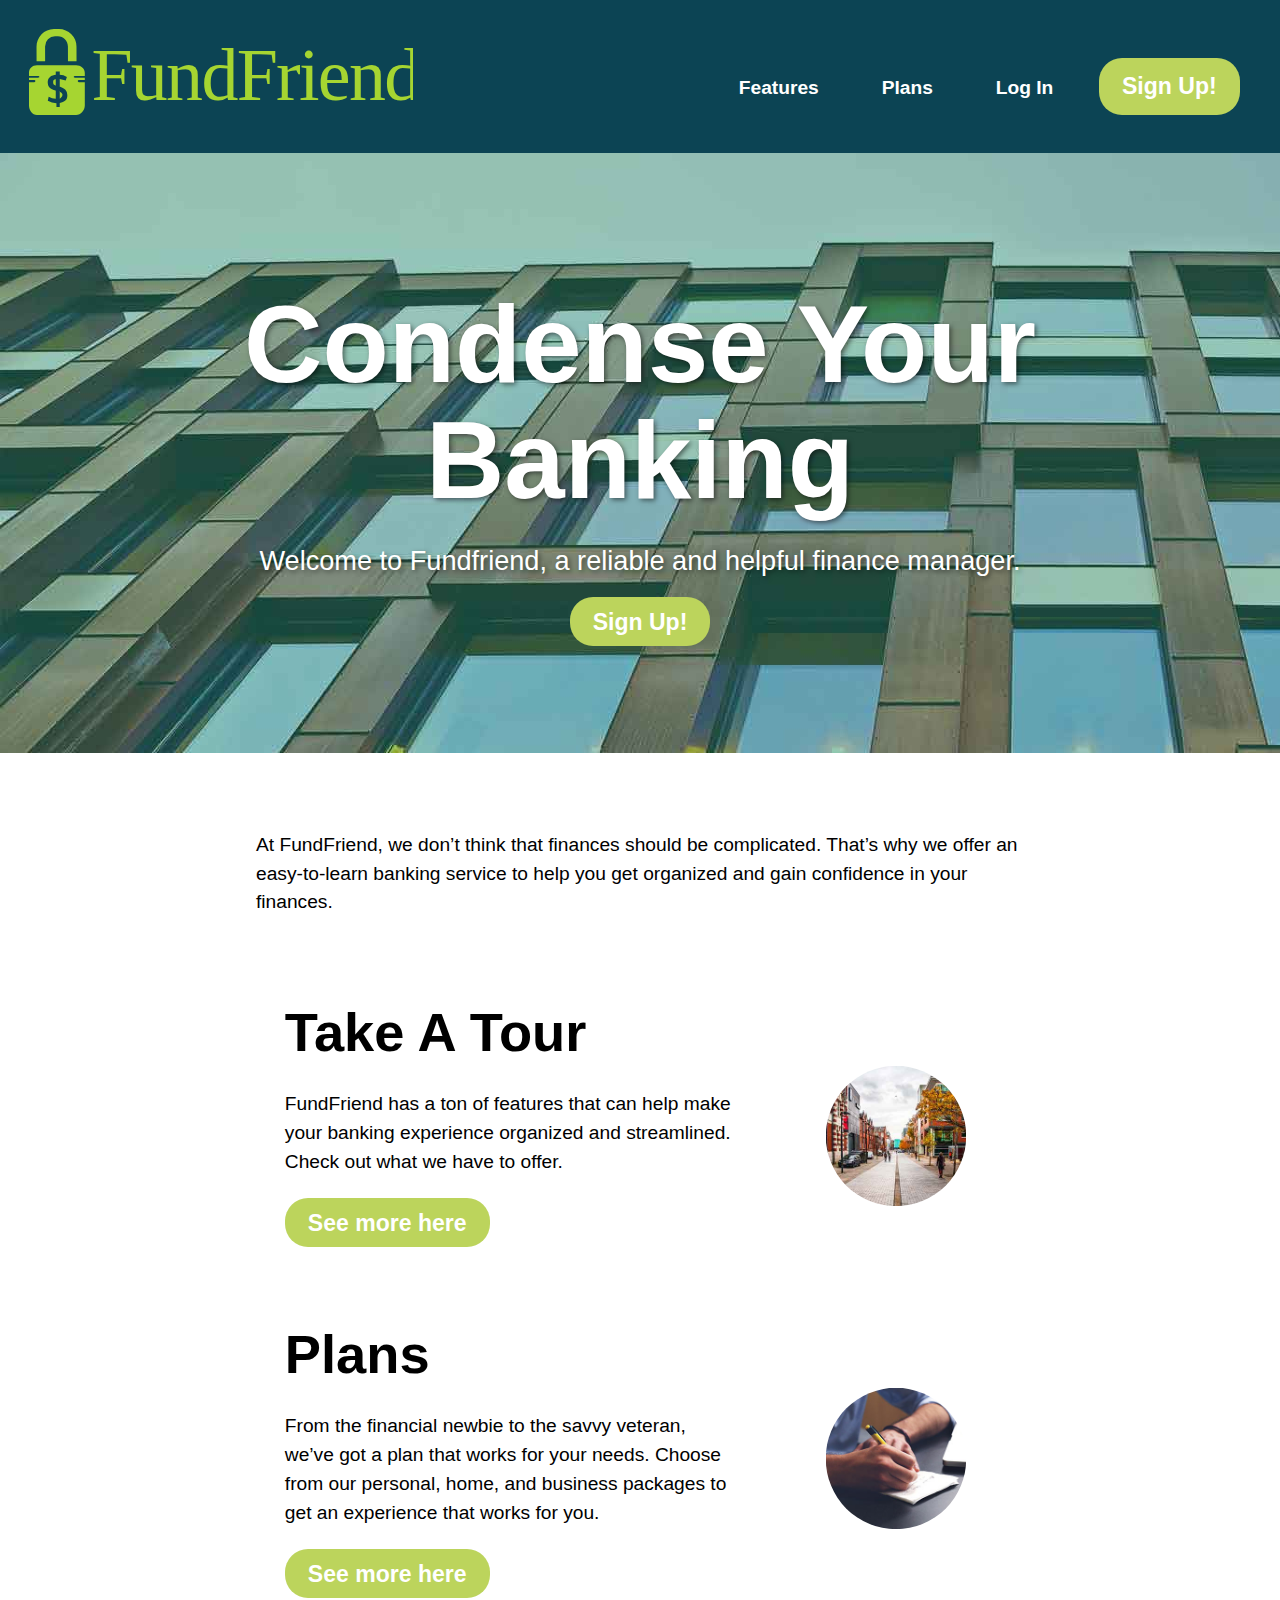
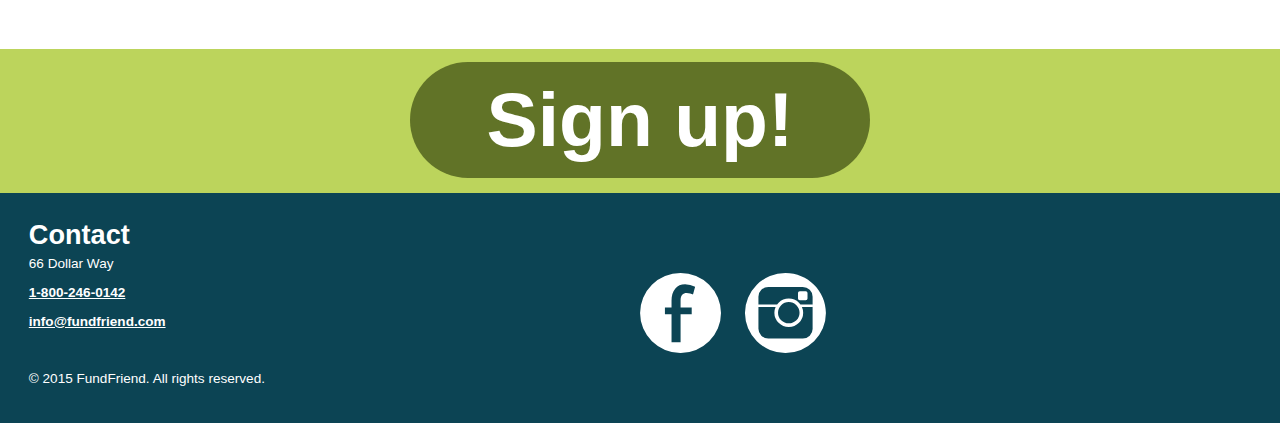
<file: index.html>
<!DOCTYPE html>
<html lang="en-ca">
<head>
  <meta charset="utf-8">
  <title>FundFriend | Home</title>
  <link href="css/main.css" rel="stylesheet">
  <link href="css/modules.css" rel="stylesheet">
  <link href="css/grids.css" rel="stylesheet">
  <link href="css/type.css" rel="stylesheet">
  <link rel="shortcut icon" href="images/favicon.ico">
  <link href="fonts/stylesheet.css" rel='stylesheet'>
  <meta name="viewport" content="width=device-width,initial-scale=1">
  <meta name ="handheldfriendly" content="true">
  <meta name="mobileoptimized" content="240">
</head>

<body>

<ul class="skip-links">
  <li><a href="#main">Jump to main content</a></li>
  <li><a href="#nav">Jump to navigation</a></li>
</ul>


<header class="grid island grid-top" role="banner">
  <div class="unit xs-2-3 s-2-3 m-2-3 l-1-3 xl-1-3">
    <div class="logo">
      <a href="index.html"><img src="images/wordmark.svg" alt="FundFriend."></a>
    </div>
  </div>
  <nav class="unit xs-1-3 s-1-3 m-1-3 l-2-3 xl-2-3" role="navigation" id="nav">
    <input type="checkbox" class="nav-check" id="nav-check">
    <label for="nav-check" class="nav-label">
      <img class="nav-open pad-t" src="images/nav-toggle.svg" alt="Open Navigation Menu">
      <img class="nav-close pad-b pad-t" src="images/nav-toggle-close.svg" alt="Close Navigation Menu">
    </label>
    <ol class="list-group nav">
      <li><a href="tour.html">Features</a></li>
      <li><a href="pricing.html">Plans</a></li>
      <li><a href="login.html">Log In</a></li>
      <li class="button-style-1"><a href="signup.html">Sign Up!</a></li>
    </ol>
  </nav>
</header>

  <div class="billboard">
    <h1>Condense Your Banking</h1>
    <p class="mega">Welcome to Fundfriend, a reliable and helpful finance manager.</p>
    <a class="button-style-1" href="signup.html">Sign Up!</a>
  </div>

<main id="main">

  <div class="island">
    <p class="margin-medium pad-t">At FundFriend, we don’t think that finances should be complicated. That’s why we offer an easy-to-learn banking service to help you get organized and gain confidence in your finances.<p>
  </div>

  <div class="grid grid-middle index-item">
    <div class="margin-medium">
      <div class="unit xs-1 s-1 m-2-3 l-2-3 xl-2-3 island">
        <h3>Take A Tour</h3>
        <p>FundFriend has a ton of features that can help make your banking experience organized and streamlined. Check out what we have to offer.<p>
        <a class="button-style-1" href="tour.html">See more here</a>
      </div>
      <div class="unit xs-1 s-1 m-1-3 l-1-3 xl-1-3 island">
        <div class="embed embed--1by1">
          <img class="img-flex island embed__item circle-image" src="images/features.jpg" alt="Just a placeholder.">
        </div>
      </div>
    </div>
  </div>

  <div class="grid grid-middle index-item pad-b">
    <div class="margin-medium">
      <div class="unit xs-1 s-1 m-2-3 l-2-3 xl-2-3 island">
        <h3>Plans</h3>
        <p>From the financial newbie to the savvy veteran, we’ve got a plan that works for your needs. Choose from our personal, home, and business packages to get an experience that works for you.</p>
        <a class="button-style-1" href="pricing.html">See more here</a>
      </div>
      <div class="unit xs-1 s-1 m-1-3 l-1-3 xl-1-3 island">
        <div class="embed embed--1by1">
          <img class="img-flex island embed__item circle-image" src="images/plans.jpg" alt="Just a placeholder.">
        </div>
      </div>
    </div>
  </div>


  <footer>
    <div class="signup-bar island">
      <h2><a href="signup.html">Sign up!</a></h2>
    </div>

    <div class="grid grid-middle contact island">
      <div class="unit xs-1 s-1-2 m-1-2 l-1-2 xl-1-2">
        <h5>Contact</h5>
        <ul class="list-group milli">
          <li>66 Dollar Way</li>
          <li><a href="tel:+18002460142">1-800-246-0142</a></li>
          <li><a href="mailto:info@fundfriend.com">info@fundfriend.com</a></li>
        </ul>
        <p class="milli">© 2015 FundFriend. All rights reserved.</p>
      </div>
      <div class="unit xs-1 s-1-2 m-1- l-1-2 xl-1-2">
        <a href="https://www.facebook.com"><img src="images/facebook.svg" alt="Facebook logo."></a>
        <a href="https://www.instagram.com/"><img src="images/instagram.svg" alt="Instagram logo."></a>
      </div>
    </div>
  </footer>

</main>
</html>
</file>
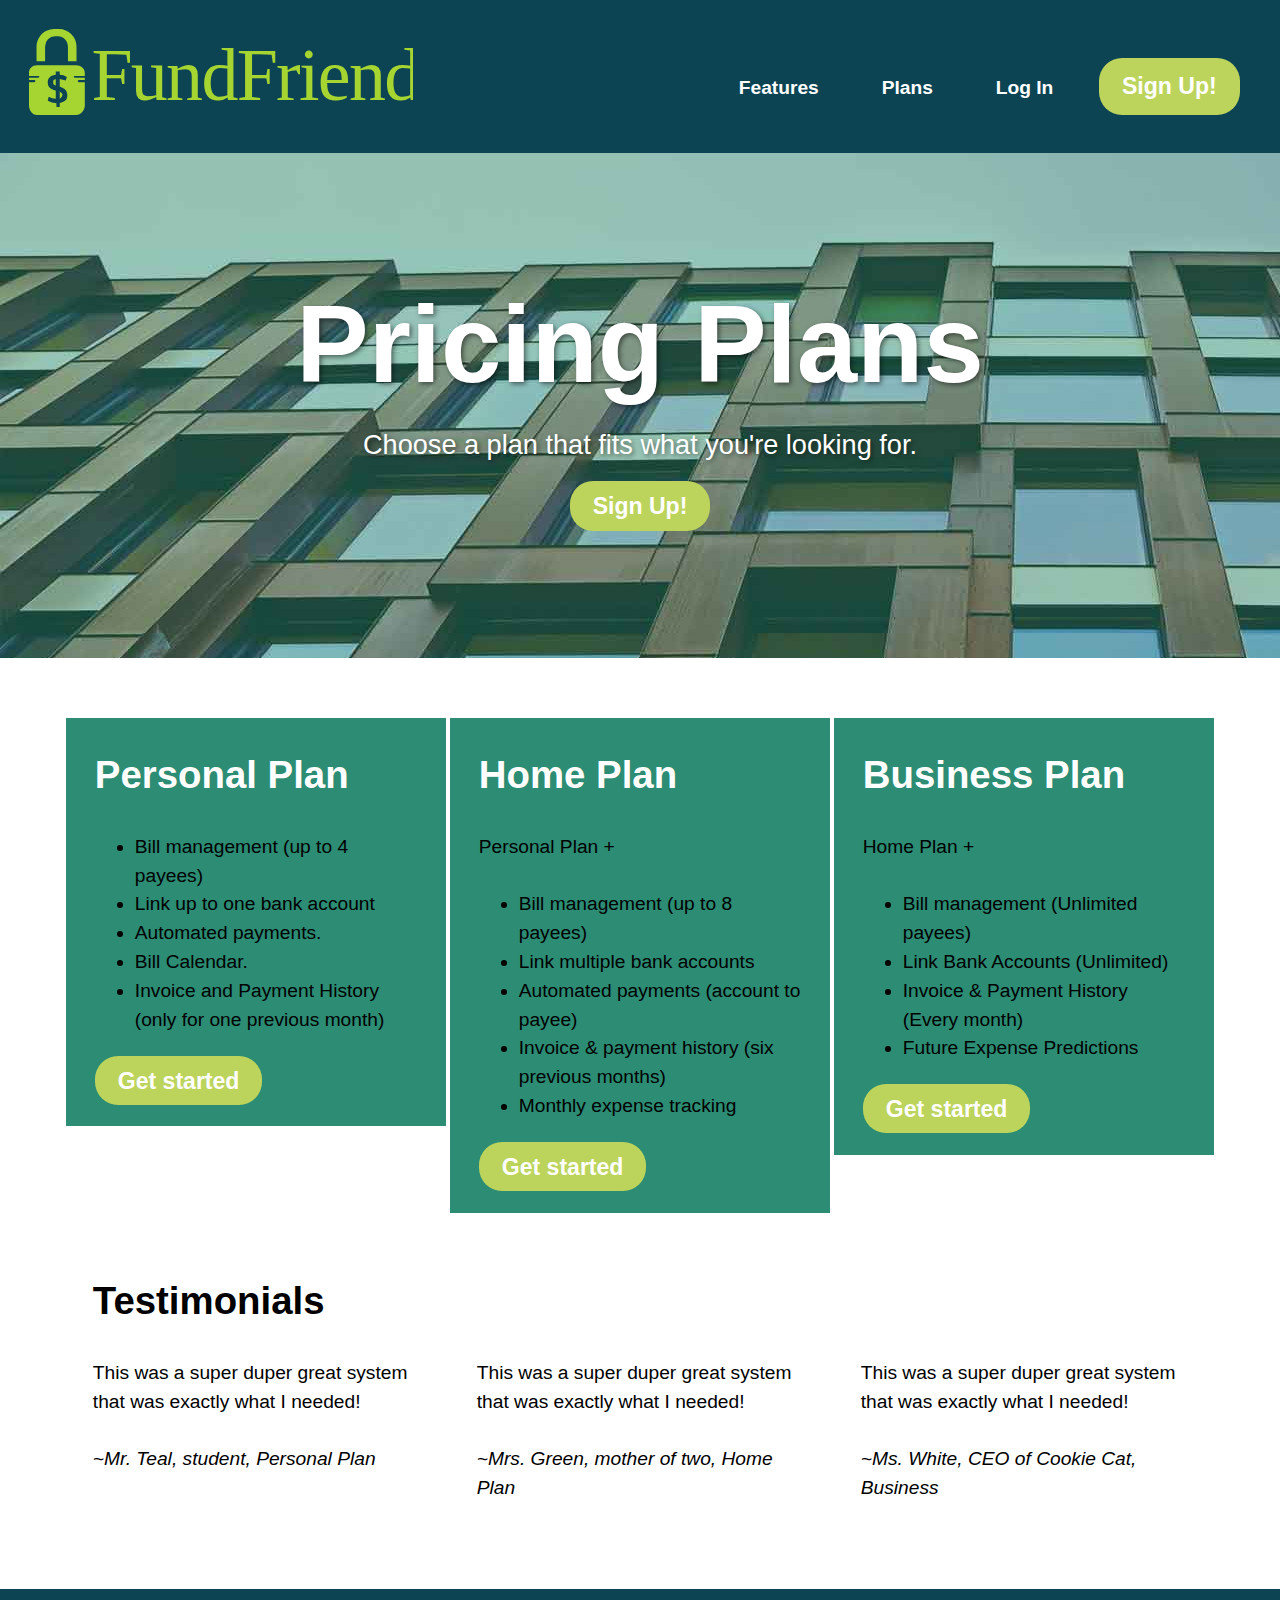
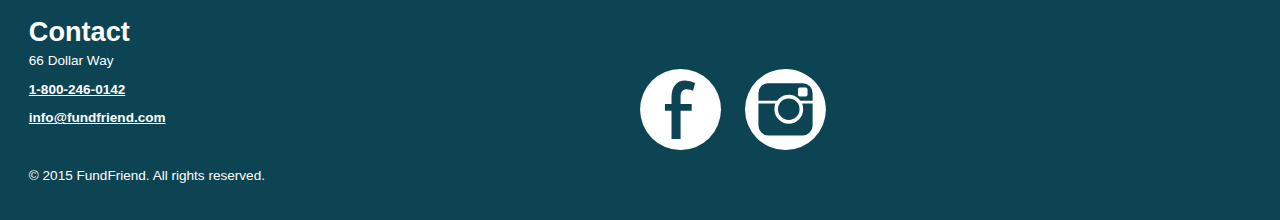
<file: pricing.html>
<!DOCTYPE html>
<html lang="en-ca">
<head>
  <meta charset="utf-8">
  <title>FundFriend | Pricing Plans</title>
  <link href="css/main.css" rel="stylesheet">
  <link href="css/modules.css" rel="stylesheet">
  <link href="css/grids.css" rel="stylesheet">
  <link href="css/type.css" rel="stylesheet">
  <link rel="shortcut icon" href="images/favicon.ico">
  <link href="fonts/stylesheet.css" rel='stylesheet'>
  <meta name="viewport" content="width=device-width,initial-scale=1">
  <meta name ="handheldfriendly" content="true">
  <meta name="mobileoptimized" content="240">
</head>

<body>

<ul class="skip-links">
  <li><a href="#main">Jump to main content</a></li>
  <li><a href="#nav">Jump to navigation</a></li>
</ul>


<header class="grid island" role="banner">
  <div class="unit xs-2-3 s-2-3 m-2-3 l-1-3 xl-1-3">
    <div class="logo">
      <a href="index.html"><img src="images/wordmark.svg" alt="FundFriend."></a>
    </div>
  </div>
  <nav class="unit xs-1-3 s-1-3 m-1-3 l-2-3 xl-2-3" role="navigation" id="nav">
    <input type="checkbox" class="nav-check" id="nav-check">
    <label for="nav-check" class="nav-label">
      <img class="nav-open" src="images/nav-toggle.svg" alt="Open Navigation Menu">
      <img class="nav-close pad-b" src="images/nav-toggle-close.svg" alt="Close Navigation Menu">
    </label>
    <ol class="list-group nav">
      <li><a href="tour.html">Features</a></li>
      <li><a href="pricing.html">Plans</a></li>
      <li><a href="login.html">Log In</a></li>
      <li class="button-style-1"><a href="signup.html">Sign Up!</a></li>
    </ol>
  </nav>
</header>

  <div class="billboard">
    <h1>Pricing Plans</h1>
    <p class="mega">Choose a plan that fits what you're looking for.</p>
    <a class="button-style-1" href="signup.html">Sign Up!</a>
  </div>

<main id="main">

  <div class="grid pad-t-2 pad-b-2">
    <div class="margin-large">
      <div class="unit xs-1 s-1 m-1 l-1-3 xl-1-3 island plan-box">
        <h4>Personal Plan</h4>
        <ul>
          <li>Bill management (up to 4 payees)</li>
          <li>Link up to one bank account</li>
          <li>Automated payments.</li>
          <li>Bill Calendar.</li>
          <li>Invoice and Payment History (only for one previous month)</li>
        </ul>
         <a class="button-style-1" href="signup.html">Get started</a>
      </div>

      <div class="unit xs-1 s-1 m-1 l-1-3 xl-1-3 island plan-box">
        <h4>Home Plan</h4>
        <p>Personal Plan +</p>
        <ul>
          <li>Bill management (up to 8 payees)</li>
          <li>Link multiple bank accounts</li>
          <li>Automated payments (account to payee)</li>
          <li>Invoice & payment history (six previous months)</li>
          <li>Monthly expense tracking</li>
        </ul>
        <a class="button-style-1" href="signup.html">Get started</a>
      </div>

      <div class="unit xs-1 s-1 m-1 l-1-3 xl-1-3 island plan-box">
        <h4>Business Plan</h4>
        <p>Home Plan +</p>
        <ul>
          <li>Bill management (Unlimited payees)</li>
          <li>Link Bank Accounts (Unlimited)</li>
          <li>Invoice & Payment History (Every month)</li>
          <li>Future Expense Predictions</li>
        </ul>
        <a class="button-style-1" href="signup.html">Get started</a>
      </div>
    </div>
  </div>

  <h4 class="gutter margin-large">Testimonials</h4>

  <div class="grid pad-b-2">

    <div class="margin-large">
      <div class="unit xs-1 s-1 m-1 l-1-3 xl-1-3 island">
        <blockquote>This was a super duper great system that was exactly what I needed!</blockquote>
        <cite>~Mr. Teal, student,  Personal Plan</cite>
      </div>

      <div class="unit xs-1 s-1 m-1 l-1-3 xl-1-3 island">
        <blockquote>This was a super duper great system that was exactly what I needed!</blockquote>
        <cite>~Mrs. Green, mother of two,  Home Plan</cite>
      </div>

      <div class="unit xs-1 s-1 m-1 l-1-3 xl-1-3 island">
        <blockquote>This was a super duper great system that was exactly what I needed!</blockquote>
        <cite>~Ms. White, CEO of Cookie Cat, Business</cite>
      </div>
    </div>

  </div>

</main>

<footer>

  <div class="grid grid-middle contact island">
    <div class="unit xs-1 s-1-2 m-1-2 l-1-2 xl-1-2">
      <h5>Contact</h5>
      <ul class="list-group milli">
        <li>66 Dollar Way</li>
        <li><a href="tel:+18002460142">1-800-246-0142</a></li>
        <li><a href="mailto:info@fundfriend.com">info@fundfriend.com</a></li>
      </ul>
      <p class="milli">© 2015 FundFriend. All rights reserved.</p>
    </div>
    <div class="unit xs-1 s-1-2 m-1- l-1-2 xl-1-2">
      <a href="https://www.facebook.com"><img src="images/facebook.svg" alt="Facebook logo."></a>
      <a href="https://www.instagram.com/"><img src="images/instagram.svg" alt="Instagram logo."></a>
    </div>
  </div>
</footer>

</body>
</html>
</file>
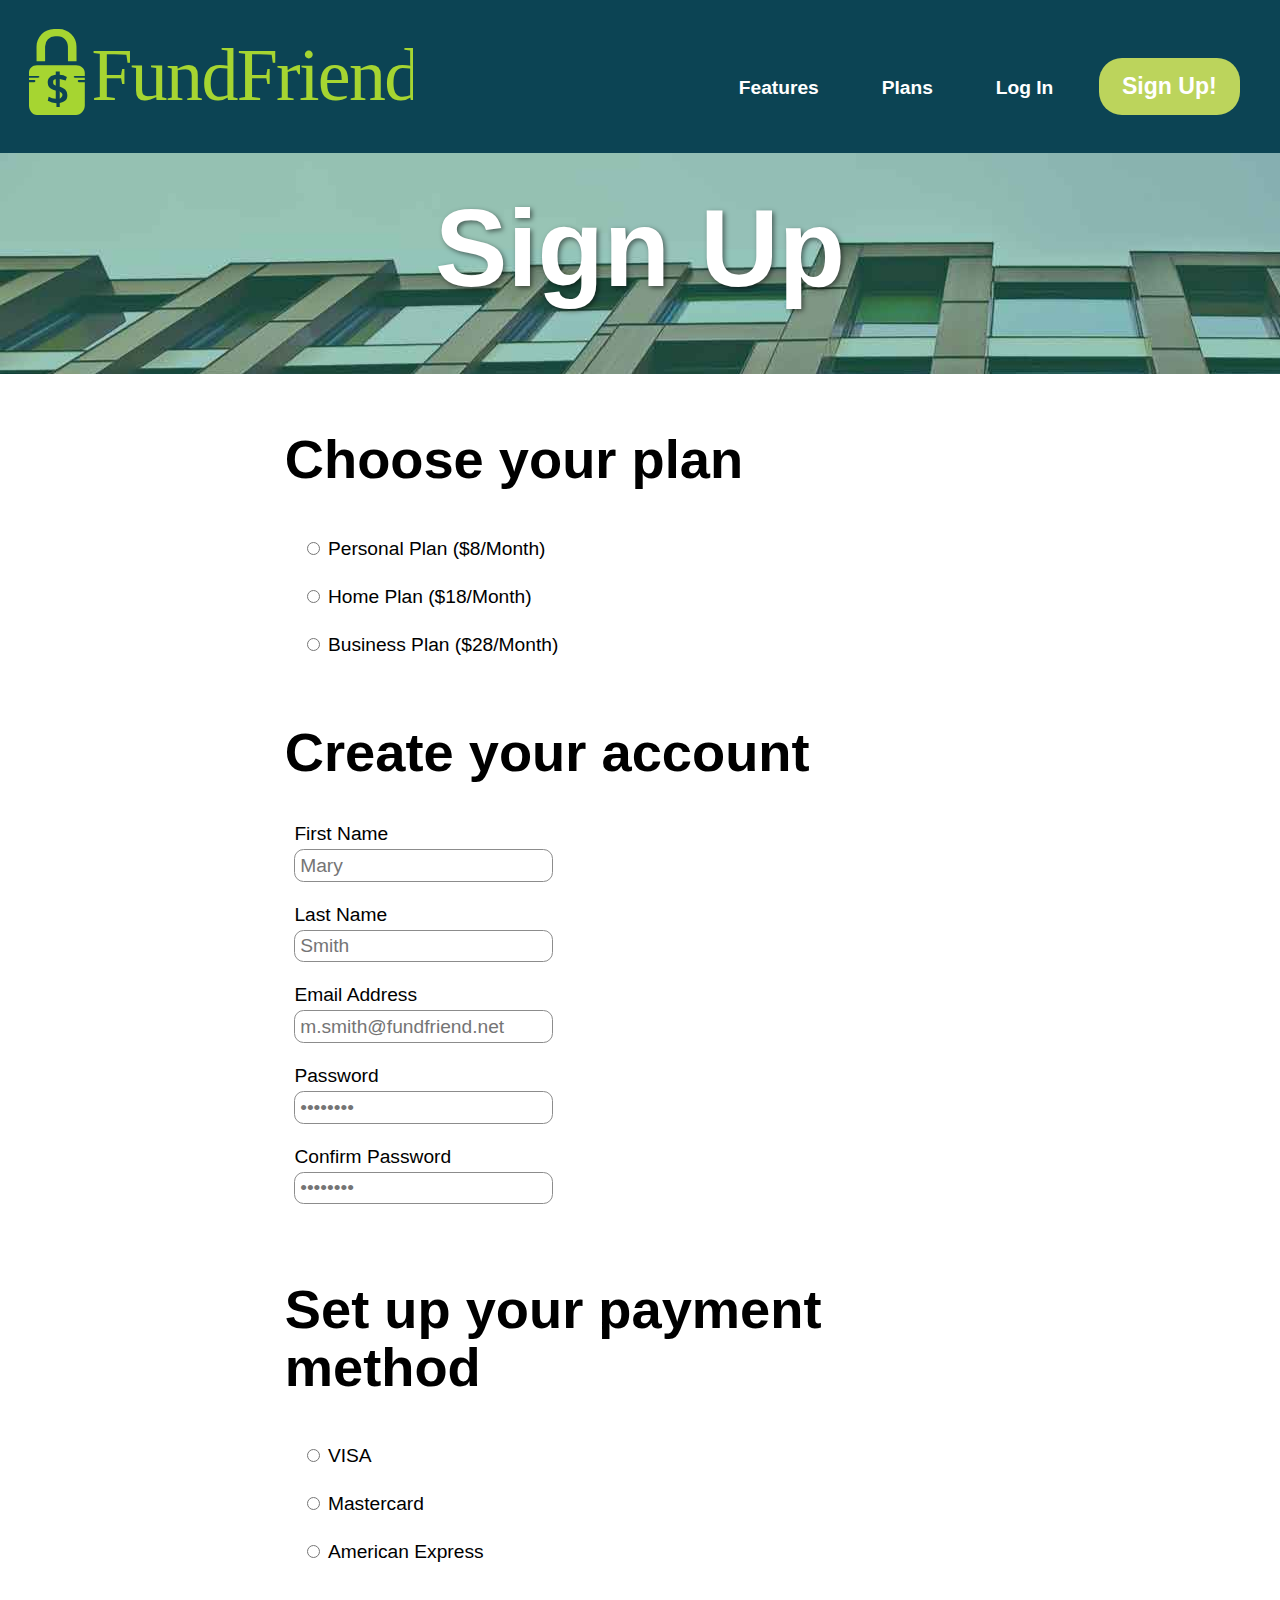
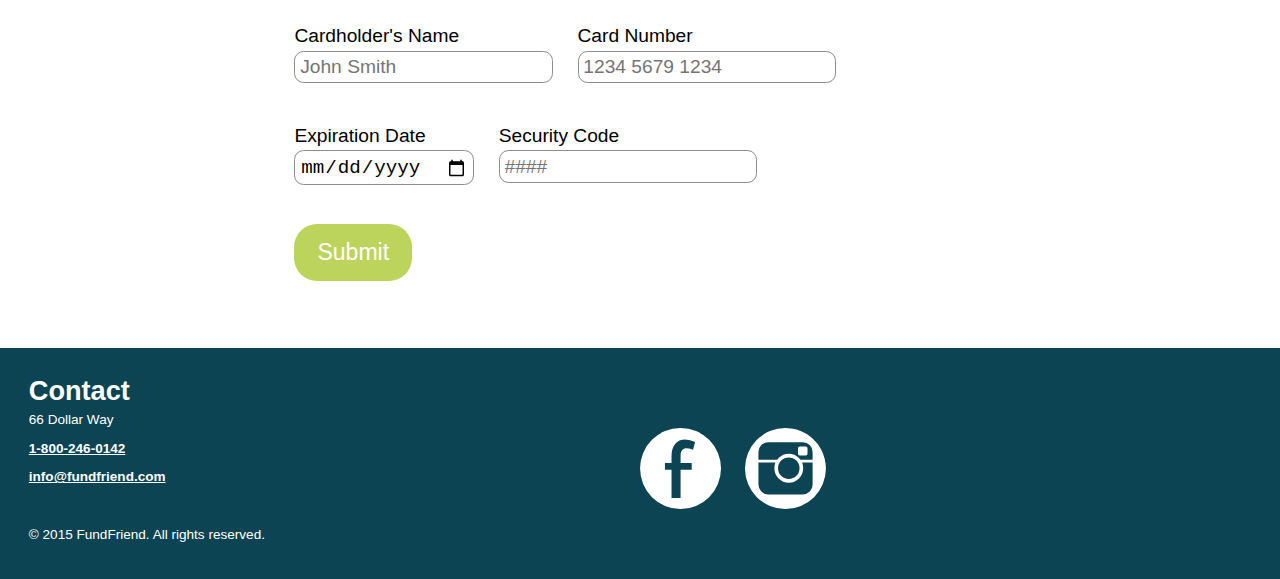
<file: signup.html>
<!DOCTYPE html>
<html lang="en-ca">
<head>
  <meta charset="utf-8">
  <title>FundFriend | Sign Up</title>
  <link href="css/main.css" rel="stylesheet">
  <link href="css/modules.css" rel="stylesheet">
  <link href="css/grids.css" rel="stylesheet">
  <link href="css/type.css" rel="stylesheet">
  <link rel="shortcut icon" href="images/favicon.ico">
  <link href="fonts/stylesheet.css" rel='stylesheet'>
  <meta name="viewport" content="width=device-width,initial-scale=1">
  <meta name ="handheldfriendly" content="true">
  <meta name="mobileoptimized" content="240">
</head>

<body>

<ul class="skip-links">
  <li><a href="#main">Jump to main content</a></li>
  <li><a href="#nav">Jump to navigation</a></li>
</ul>


<header class="grid island" role="banner">
  <div class="unit xs-2-3 s-2-3 m-2-3 l-1-3 xl-1-3">
    <div class="logo">
      <a href="index.html"><img src="images/wordmark.svg" alt="FundFriend."></a>
    </div>
  </div>
  <nav class="unit xs-1-3 s-1-3 m-1-3 l-2-3 xl-2-3" role="navigation" id="nav">
    <input type="checkbox" class="nav-check" id="nav-check">
    <label for="nav-check" class="nav-label">
      <img class="nav-open" src="images/nav-toggle.svg" alt="Open Navigation Menu">
      <img class="nav-close pad-b" src="images/nav-toggle-close.svg" alt="Close Navigation Menu">
    </label>
    <ol class="list-group nav">
      <li><a href="tour.html">Features</a></li>
      <li><a href="pricing.html">Plans</a></li>
      <li><a href="login.html">Log In</a></li>
      <li class="button-style-1"><a href="signup.html">Sign Up!</a></li>
    </ol>
  </nav>
</header>

  <div class="mini-billboard">
    <h1>Sign Up</h1>
  </div>

<main id="main">

  <form action="//formspree.io/rachelgglennie@gmail.com" method="post">

    <div class="margin-medium pad-t-2 gutter">
      <h3>Choose your plan</h3>

      <fieldset>
        <div>
          <input id="personal" type="radio" name="plan-small" required>
          <label for="personal">Personal Plan ($8/Month)</label>
        </div>

        <div>
          <input id="home" type="radio" name="plan-medium" required>
          <label for="home">Home Plan ($18/Month)</label>
        </div>

        <div>
          <input id="business" type="radio" name="plan-full" required>
          <label for="business">Business Plan ($28/Month)</label>
        </div>
      </fieldset>
    </div>

    <div class="margin-medium pad-b-2 gutter">
      <h3>Create your account</h3>

      <div>
        <label for="first-name">First Name</label>
        <input id="first-name" placeholder="Mary" required name="_firstname">
      </div>

      <div>
        <label for="last-name">Last Name</label>
        <input id="last-name" placeholder="Smith" required name="_lastname">
      </div>

      <div >
        <label for="email">Email Address</label>
        <input class="pad-r" type="email" id="email" name="_email" placeholder="m.smith@fundfriend.net" required>
      </div>

      <div>
        <label for="password">Password</label>
        <input type="password" id="password" placeholder="••••••••" required name="_password">
      </div>

      <div>
        <label for="confirm-password">Confirm Password</label>
        <input type="password" id="confirm-password" placeholder="••••••••" required>
      </div>
    </div>


    <div class="margin-medium pad-b-2 gutter">
      <h3>Set up your payment method</h3>

      <fieldset>
        <div>
          <input id="visa" type="radio" name="payment-visa" required>
          <label for="visa">VISA</label>
        </div>

        <div>
          <input id="mastercard" type="radio" name="payment-mastercard" required>
          <label for="mastercard">Mastercard</label>
        </div>

        <div>
          <input id="a-express" type="radio" name="payment-american-express" required>
          <label for="a-express">American Express</label>
        </div>
      </fieldset>

      <div class="inline-label">
        <label for="card-name">Cardholder's Name</label>
        <input id="card-name" placeholder="John Smith" required name="_cardname">
      </div>

      <div class="pad-b inline-label">
        <label for="card-number">Card Number</label>
        <input id="card-number" placeholder="1234 5679 1234" required name="_cardnumber">
      </div>

      <div class="inline-label">
        <label for="date">Expiration Date</label>
        <input type="date" id="date" required name="_cardexpiration">
      </div>


      <div class="inline-label">
        <label for="security-code">Security Code</label>
        <input type="password" id="security-code" placeholder="####" maxlength="4" required name="security-code">
      </div>

      <div class="pad-t">
        <input type="submit" class="button-style-1" value="Submit">
      </div>
    </div>

    <input type="hidden" name="_next" value="//rachel-glennie.github.io/saas-website/thanks.html"/>

  </form>

</main>


<footer>
  <div class="grid grid-middle contact island">
    <div class="unit xs-1 s-1-2 m-1-2 l-1-2 xl-1-2">
      <h5>Contact</h5>
      <ul class="list-group milli">
        <li>66 Dollar Way</li>
        <li><a href="tel:+18002460142">1-800-246-0142</a></li>
        <li><a href="mailto:info@fundfriend.com">info@fundfriend.com</a></li>
      </ul>
      <p class="milli">© 2015 FundFriend. All rights reserved.</p>
    </div>
    <div class="unit xs-1 s-1-2 m-1- l-1-2 xl-1-2">
      <a href="https://www.facebook.com"><img src="images/facebook.svg" alt="Facebook logo."></a>
      <a href="https://www.instagram.com/"><img src="images/instagram.svg" alt="Instagram logo."></a>
    </div>
  </div>
</footer>

</body>
</html>
</file>
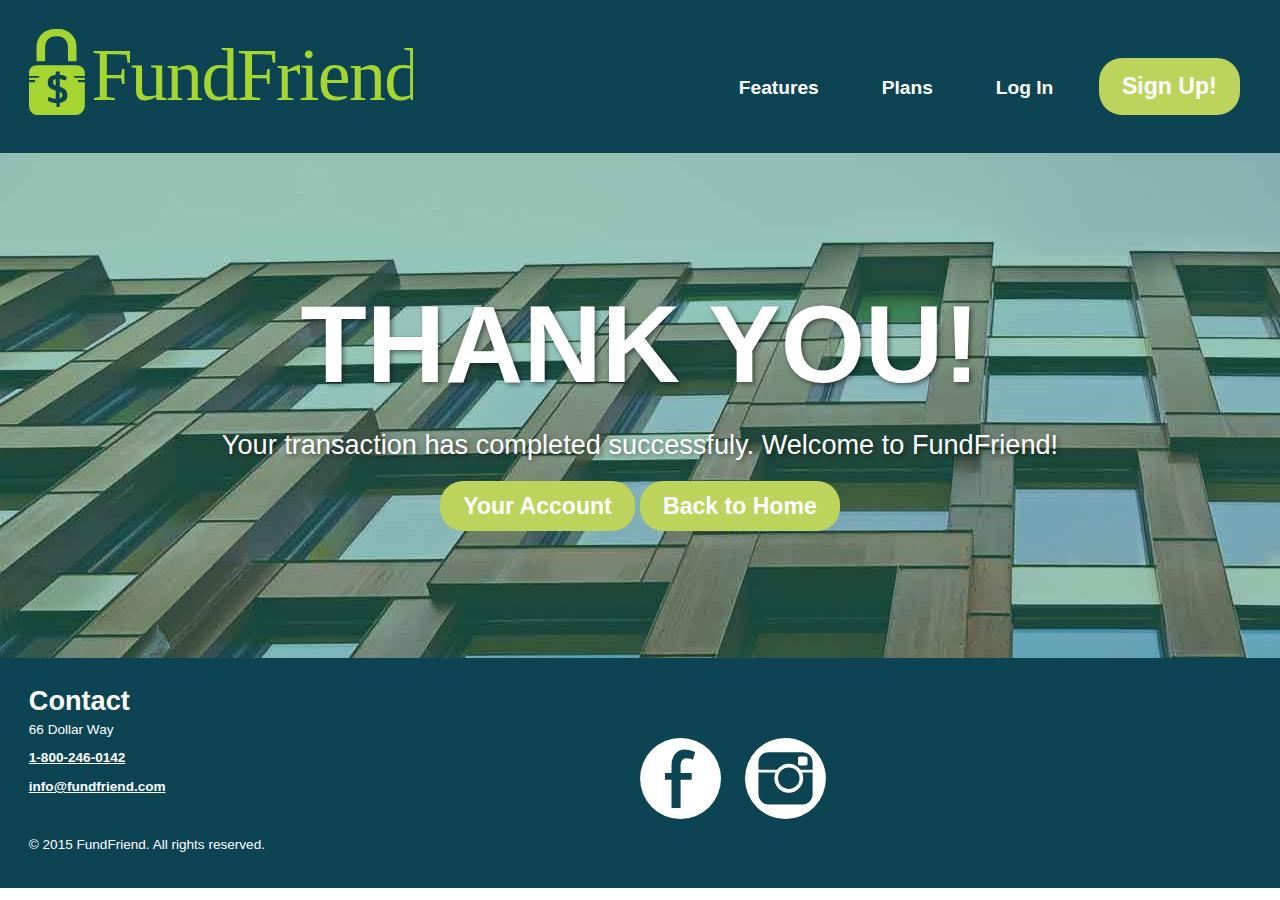
<file: thanks.html>
<!DOCTYPE html>
<html lang="en-ca">
<head>
  <meta charset="utf-8">
  <title>FundFriend | Thank You!</title>
  <link href="css/main.css" rel="stylesheet">
  <link href="css/modules.css" rel="stylesheet">
  <link href="css/grids.css" rel="stylesheet">
  <link href="css/type.css" rel="stylesheet">
  <link rel="shortcut icon" href="images/favicon.ico">
  <link href="fonts/stylesheet.css" rel='stylesheet'>
  <meta name="viewport" content="width=device-width,initial-scale=1">
  <meta name ="handheldfriendly" content="true">
  <meta name="mobileoptimized" content="240">
</head>

<body>

<ul class="skip-links">
  <li><a href="#main">Jump to main content</a></li>
  <li><a href="#nav">Jump to navigation</a></li>
</ul>


<header class="grid island" role="banner">
  <div class="unit xs-2-3 s-2-3 m-2-3 l-1-3 xl-1-3">
    <div class="logo">
      <a href="index.html"><img src="images/wordmark.svg" alt="FundFriend."></a>
    </div>
  </div>
  <nav class="unit xs-1-3 s-1-3 m-1-3 l-2-3 xl-2-3" role="navigation" id="nav">
    <input type="checkbox" class="nav-check" id="nav-check">
    <label for="nav-check" class="nav-label">
      <img class="nav-open" src="images/nav-toggle.svg" alt="Open Navigation Menu">
      <img class="nav-close pad-b" src="images/nav-toggle-close.svg" alt="Close Navigation Menu">
    </label>
    <ol class="list-group nav">
      <li><a href="tour.html">Features</a></li>
      <li><a href="pricing.html">Plans</a></li>
      <li><a href="login.html">Log In</a></li>
      <li class="button-style-1"><a href="signup.html">Sign Up!</a></li>
    </ol>
  </nav>
</header>

  <div class="billboard">
    <h1>THANK YOU!</h1>
    <p class="mega">Your transaction has completed successfuly. Welcome to FundFriend!</p>
    <a class="button-style-1" href="account.html">Your Account</a>
    <a class="button-style-1" href="index.html">Back to Home</a>
  </div>


  <footer>
    <div class="grid grid-middle contact island">
      <div class="unit xs-1 s-1-2 m-1-2 l-1-2 xl-1-2">
        <h5>Contact</h5>
        <ul class="list-group milli">
          <li>66 Dollar Way</li>
          <li><a href="tel:+18002460142">1-800-246-0142</a></li>
          <li><a href="mailto:info@fundfriend.com">info@fundfriend.com</a></li>
        </ul>
        <p class="milli">© 2015 FundFriend. All rights reserved.</p>
      </div>
      <div class="unit xs-1 s-1-2 m-1- l-1-2 xl-1-2">
        <a href="https://www.facebook.com"><img src="images/facebook.svg" alt="Facebook logo."></a>
        <a href="https://www.instagram.com/"><img src="images/instagram.svg" alt="Instagram logo."></a>
      </div>
    </div>
  </footer>

</body>
</html>
</file>
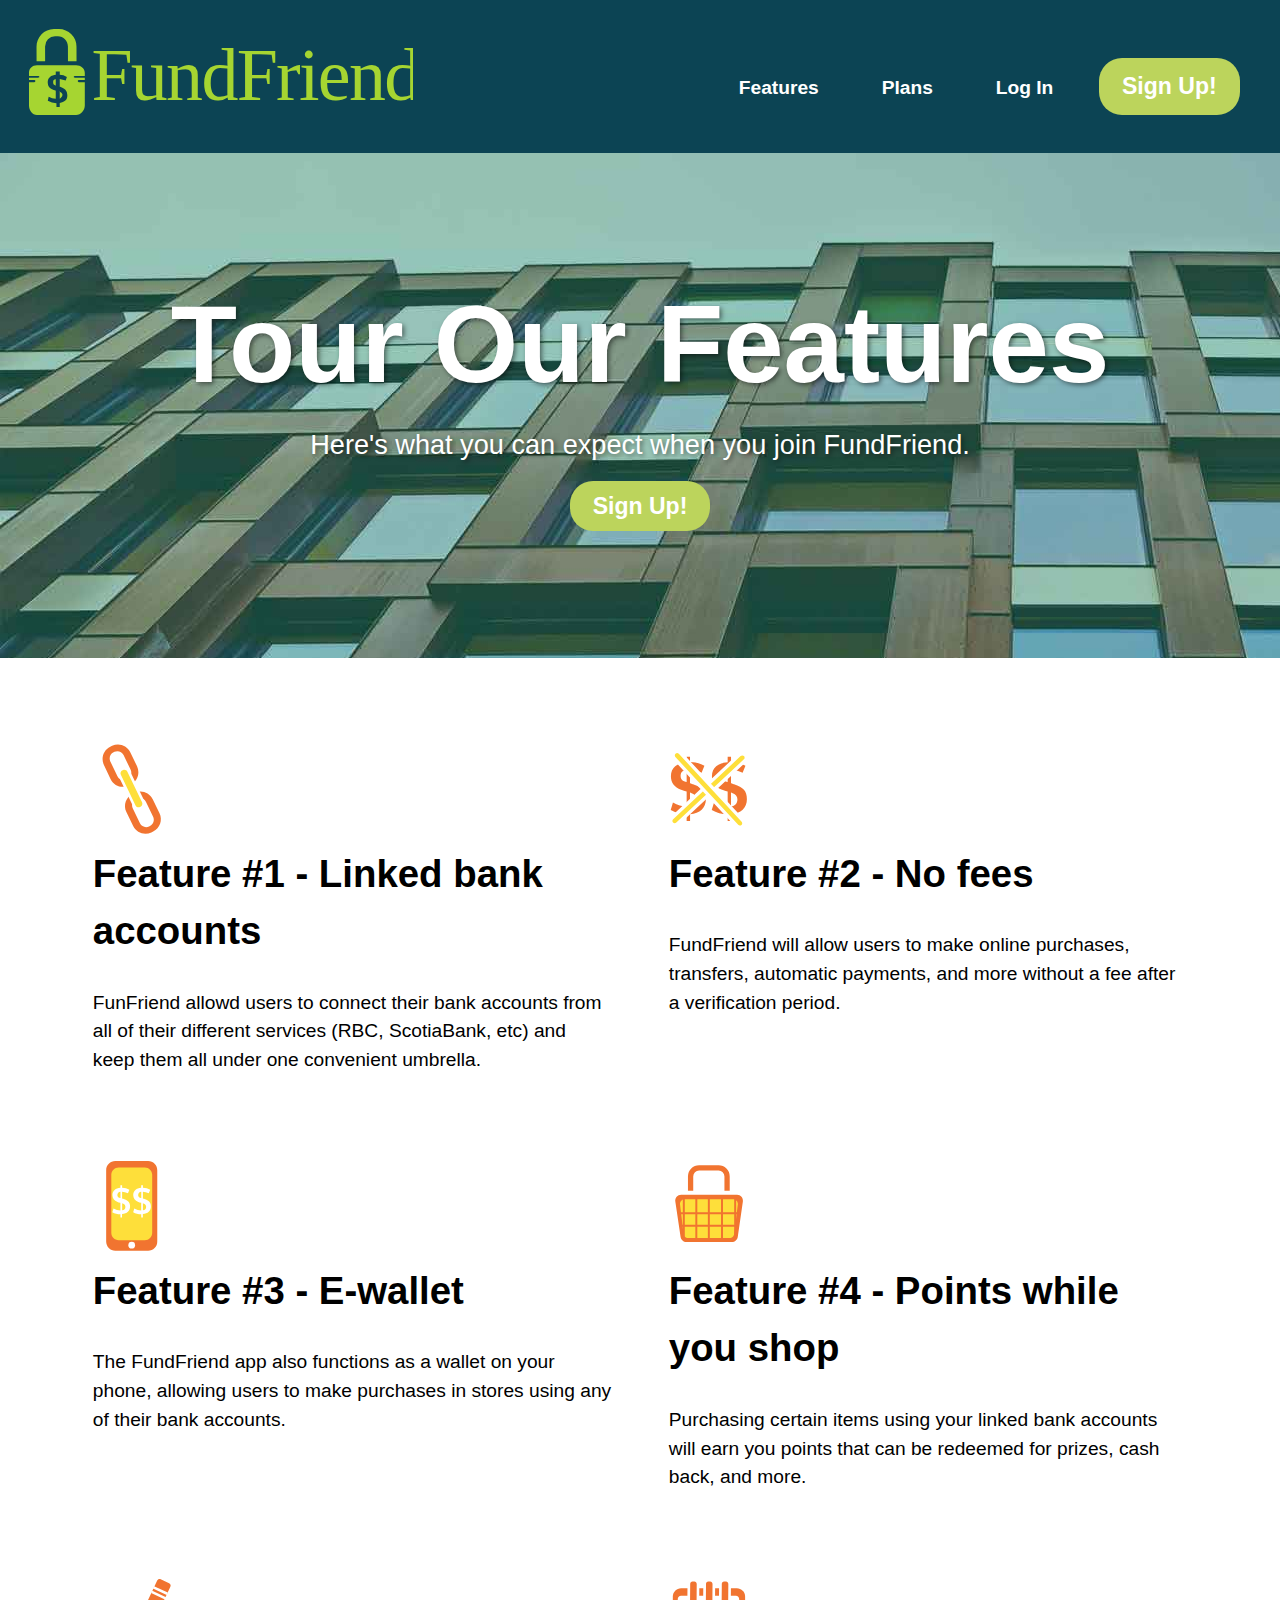
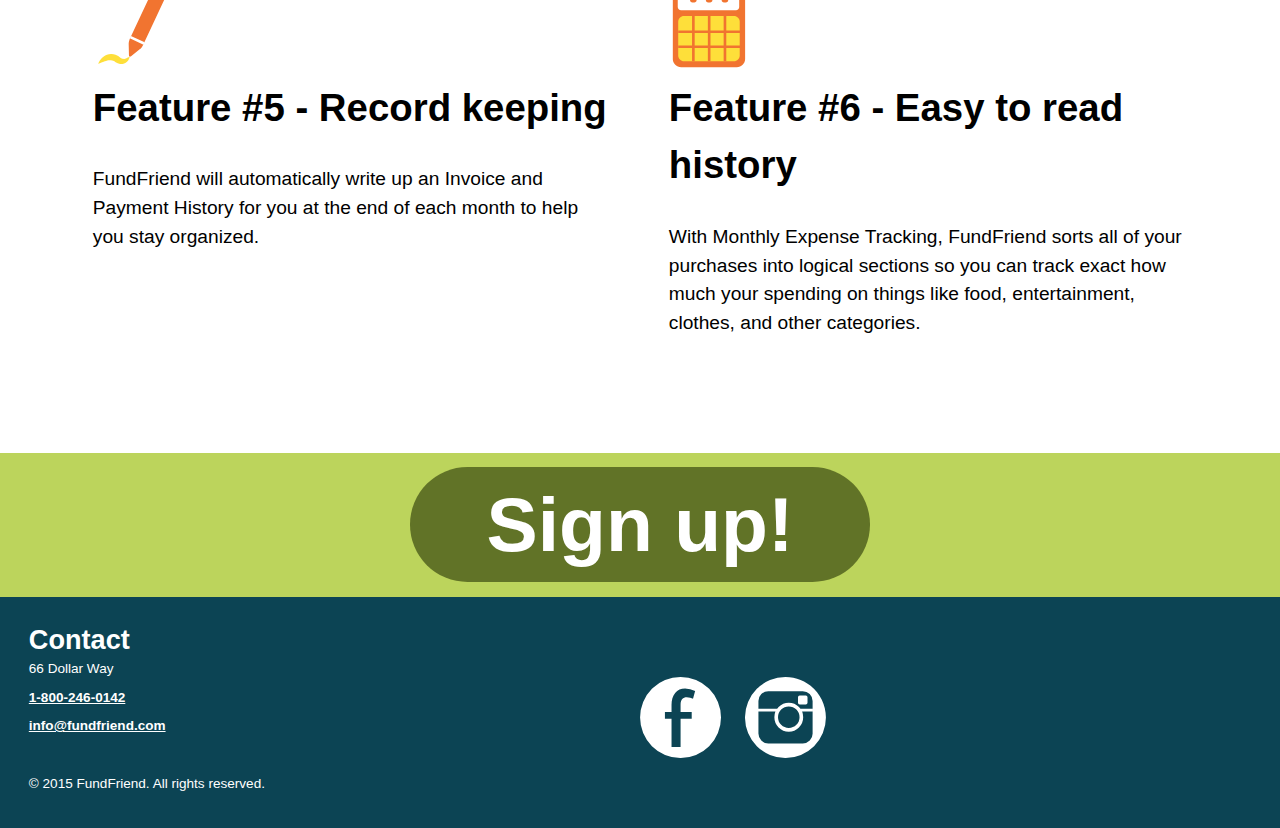
<file: tour.html>
<!DOCTYPE html>
<html lang="en-ca">
<head>
  <meta charset="utf-8">
  <title>FundFriend | Features</title>
  <link href="css/main.css" rel="stylesheet">
  <link href="css/modules.css" rel="stylesheet">
  <link href="css/grids.css" rel="stylesheet">
  <link href="css/type.css" rel="stylesheet">
  <link rel="shortcut icon" href="images/favicon.ico">
  <link href="fonts/stylesheet.css" rel='stylesheet'>
  <meta name="viewport" content="width=device-width,initial-scale=1">
  <meta name ="handheldfriendly" content="true">
  <meta name="mobileoptimized" content="240">
</head>

<body>

<ul class="skip-links">
  <li><a href="#main">Jump to main content</a></li>
  <li><a href="#nav">Jump to navigation</a></li>
</ul>


<header class="grid grid-top island" role="banner">
  <div class="unit xs-2-3 s-2-3 m-2-3 l-1-3 xl-1-3">
    <div class="logo">
      <a href="index.html"><img src="images/wordmark.svg" alt="FundFriend."></a>
    </div>
  </div>
  <nav class="unit xs-1-3 s-1-3 m-1-3 l-2-3 xl-2-3" role="navigation" id="nav">
    <input type="checkbox" class="nav-check" id="nav-check">
    <label for="nav-check" class="nav-label">
      <img class="nav-open" src="images/nav-toggle.svg" alt="Open Navigation Menu">
      <img class="nav-close pad-b" src="images/nav-toggle-close.svg" alt="Close Navigation Menu">
    </label>
    <ol class="list-group nav">
      <li><a href="tour.html">Features</a></li>
      <li><a href="pricing.html">Plans</a></li>
      <li><a href="login.html">Log In</a></li>
      <li class="button-style-1"><a href="signup.html">Sign Up!</a></li>
    </ol>
  </nav>
</header>

  <div class="billboard">
    <h1>Tour Our Features</h1>
    <p class="mega">Here's what you can expect when you join FundFriend.</p>
    <a class="button-style-1" href="signup.html">Sign Up!</a>
  </div>

<main id="main">

  <div class="grid pad-t-2 pad-b-2">

    <div class="margin-large">
      <div class="unit xs-1 s-1 m-1 l-1-2 xl-1-2 island">
        <img class="feature-icon" src="images/link.svg" alt="An icon of a metal chain link.">
        <h4>Feature #1 - Linked bank accounts</h4>
        <p>FunFriend allowd users to connect their bank accounts from all of their different services (RBC, ScotiaBank, etc) and keep them all under one convenient umbrella.</p>
      </div>

      <div class="unit xs-1 s-1 m-1 l-1-2 xl-1-2 island">
        <img class="feature-icon" src="images/fee.svg" alt="An icon of dollar signs with an 'x' over them.">
        <h4>Feature #2 - No fees</h4>
        <p>FundFriend will allow users to make online purchases, transfers, automatic payments, and more without a fee after a verification period.</p>
      </div>

      <div class="unit xs-1 s-1 m-1 l-1-2 xl-1-2 island">
        <img class="feature-icon" src="images/ewallet.svg" alt="An icon of a phone with dollar signs.">
        <h4>Feature #3 - E-wallet</h4>
        <p>The FundFriend app also functions as a wallet on your phone, allowing users to make purchases in stores using any of their bank accounts.</p>
      </div>

      <div class="unit xs-1 s-1 m-1 l-1-2 xl-1-2 island">
        <img class="feature-icon" src="images/shopping.svg" alt="An icon of a shopping basket.">
        <h4>Feature #4 - Points while you shop</h4>
        <p>Purchasing certain items using your linked bank accounts will earn you points that can be redeemed for prizes, cash back, and more.</p>
      </div>

      <div class="unit xs-1 s-1 m-1 l-1-2 xl-1-2 island">
        <img class="feature-icon" src="images/pen.svg" alt="An icon of a pen writing.">
        <h4>Feature #5 - Record keeping</h4>
        <p>FundFriend will automatically write up an Invoice and Payment History for you at the end of each month to help you stay organized.</p>
      </div>

      <div class="unit xs-1 s-1 m-1 l-1-2 xl-1-2 island">
        <img class="feature-icon" src="images/calendar.svg" alt="An icon of a calendar.">
        <h4>Feature #6 - Easy to read history</h4>
        <p>With Monthly Expense Tracking, FundFriend sorts all of your purchases into logical sections so you can track exact how much your spending on things like food, entertainment, clothes, and other categories.</p>
      </div>
    </div>

  </div>

</main>

<footer>
  <div class="signup-bar island">
    <h2><a href="signup.html">Sign up!</a></h2>
  </div>

  <div class="grid grid-middle contact island">
    <div class="unit xs-1 s-1-2 m-1-2 l-1-2 xl-1-2">
      <h5>Contact</h5>
      <ul class="list-group milli">
        <li>66 Dollar Way</li>
        <li><a href="tel:+18002460142">1-800-246-0142</a></li>
        <li><a href="mailto:info@fundfriend.com">info@fundfriend.com</a></li>
      </ul>
      <p class="milli">© 2015 FundFriend. All rights reserved.</p>
    </div>
    <div class="unit xs-1 s-1-2 m-1- l-1-2 xl-1-2">
      <a href="https://www.facebook.com"><img src="images/facebook.svg" alt="Facebook logo."></a>
      <a href="https://www.instagram.com/"><img src="images/instagram.svg" alt="Instagram logo."></a>
    </div>
  </div>
</footer>

</body>
</html>
</file>
<file: css/main.css>
@font-face {
    font-family: 'oxygenbold';
    src: url('oxygen-bold-webfont.eot');
    src: url('oxygen-bold-webfont.eot?#iefix') format('embedded-opentype'),
         url('oxygen-bold-webfont.woff2') format('woff2'),
         url('oxygen-bold-webfont.woff') format('woff'),
         url('oxygen-bold-webfont.ttf') format('truetype'),
         url('oxygen-bold-webfont.svg#oxygenbold') format('svg');
    font-weight: normal;
    font-style: normal;
}

@font-face {
    font-family: 'source_sans_proregular';
    src: url('sourcesanspro-regular-webfont.eot');
    src: url('sourcesanspro-regular-webfont.eot?#iefix') format('embedded-opentype'),
         url('sourcesanspro-regular-webfont.woff2') format('woff2'),
         url('sourcesanspro-regular-webfont.woff') format('woff'),
         url('sourcesanspro-regular-webfont.ttf') format('truetype'),
         url('sourcesanspro-regular-webfont.svg#source_sans_proregular') format('svg');
    font-weight: normal;
    font-style: normal;
}

@font-face {
    font-family: 'source_sans_proSBdIt';
    src: url('sourcesanspro-semibolditalic-webfont.eot');
    src: url('sourcesanspro-semibolditalic-webfont.eot?#iefix') format('embedded-opentype'),
         url('sourcesanspro-semibolditalic-webfont.woff2') format('woff2'),
         url('sourcesanspro-semibolditalic-webfont.woff') format('woff'),
         url('sourcesanspro-semibolditalic-webfont.ttf') format('truetype'),
         url('sourcesanspro-semibolditalic-webfont.svg#source_sans_proSBdIt') format('svg');
    font-weight: normal;
    font-style: normal;
}


html {
	font-family: 'Source Sans Pro', sans-serif;
}

h1, h2, h3, h4, h5, a {
	font-family: 'Oxygen', sans-serif;
	font-weight: bold;
}

a {
	text-decoration: none;
	color: white;
	margin: 0em;
	cursor: pointer;
}

main {
	margin: 0 auto;
}

.circle-image {
	border-radius: 100%;
}

h2 {
	text-align: center;
}

header {
	background-color: #0c4454;
}

header p {
	font-weight: 600;
}

.logo {
	max-width: 20em;
}

.nav-label img {
	max-width: 50px;
	text-align: right;
}

nav ol {
	text-align: right;
}

nav li {
	margin: 0em 0.5em;
	border-top: 2px solid black;
	text-align: center;
	padding: 0.5em 0em;
}

.nav {
	display: none;
	margin: 0em;
}

.nav-check:checked ~ .nav{
	display: block;
}

.nav-check {
	position: absolute;
	margin: -5em;
}

.nav-label {
	cursor: pointer;
}

.nav-close {
	display: none;
}

.nav-check:checked ~ .nav-label .nav-open {
	display: none;
}

.nav-check:checked ~ .nav-label .nav-close {
	display: block;
}

.billboard {
	background-image: url('../images/billboard-index.jpg');
	background-repeat: no-repeat;
	margin: 0em;
	padding: 7rem 1rem;
	text-align: center;
	color: white;
}

.billboard h1, .billboard h2, .billboard p, .mini-billboard h1 {
	text-shadow: 2px 2px 5px rgba(0,0,0,.5);
}

.mini-billboard {
	background-image: url('../images/billboard-index.jpg');
	background-repeat: no-repeat;
	padding: 2em;
	text-align: center;
	color: white;
	margin: 0em;
}

.button-style-1 {
	border-radius: 1em;
	background-color: #bcd45c;
	padding: 0.5em 1em;
	font-size: 1.2rem;
	color: white;
	cursor: pointer;
	border: none;
}

.signup-bar {
	background-color: #bcd45c;
	text-align: center;
}

.signup-bar h2 {
	margin: 0em;
}

.signup-bar a {
	border-radius: 1em;
	padding: 0.2em 1em;
	background-color: #617327;
}

.contact {
	background-color: #0c4454;
	color: white;
}

.contact a {
	text-decoration: underline;
}

.contact p, .contact h5 {
	margin: 0em;
}

.contact img {
	max-width: 100px;
	padding-right: 1em;
	padding-top: 1em;
}


/* Relate solely to specific pages */

.feature-icon{
	max-width: 80px;
}

.index-item {
	text-align: center;
	margin: auto;
}

.plan-box {
	border: 2px solid white;
	background-color: #2C8C74;
}

.plan-box h4 {
	color: white;
}

.inline-label {
	display: inline-block;
	vertical-align: top;
}

fieldset {
	border: none;
	margin: 0 auto;
}

fieldset div{
	padding: 0.75em;
}

label {
	display: block;
	cursor: pointer;
}

input {
	border-radius: 0.5em;
	border: 1px solid #8c8c8c;
	padding: 0.1em 0.25em 0em 0.25em;
}

input + label {
	display: inline-block;
}

form div {
	padding: 0.5em;
}

/* margin classes */

.margin-medium {
	margin: 0 auto;
	max-width: 40rem
}

.margin-large {
	margin: 0 auto;
	max-width: 60rem;
}

@media only screen and (min-width: 38em) {

	.index-item {
		text-align: left;
	}

}


@media only screen and (min-width: 60em) {

	.margin-medium {
		margin: 0 auto;
		max-width: 40rem
	}


	.nav {
		display: block;
	}

	.nav-label img {
		display: none;
	}

	.nav-check:checked ~ .nav-label .nav-close {
		display: none;
	}

	nav ol {
		margin: 0em;
		text-align: right;
	}

	nav li {
		padding: 0em 1em;
		border: none;
		display: inline-block;
	}



}


@media print {

	img {
		max-width: 200px;
	}

nav,
.nav-open,
.nav-close,
.button-style-1,
.signup-bar {
	display: none;
}

}
</file>
<file: css/modules.css>
/*!
 * Modulifier || Code released under the UNLICENSE
 * Code under other copyrights & licenses listed below.
 * http://modulifier.web-dev.tools/#responsive;images;list-group;embed;media-object;accessibility;print
 */

@-moz-viewport { width: device-width; scale: 1; }
@-ms-viewport { width: device-width; scale: 1; }
@-o-viewport { width: device-width; scale: 1; }
@-webkit-viewport { width: device-width; scale: 1; }
@viewport { width: device-width; scale: 1; }

html {
  box-sizing: border-box;
  -moz-text-size-adjust: 100%;
  -ms-text-size-adjust: 100%;
  -webkit-text-size-adjust: 100%;
  text-size-adjust: 100%;
}

*, *::before, *::after {
  box-sizing: inherit;
}

body {
  margin: 0;
}

article, aside, details, figcaption, figure,
footer, header, main, menu, nav, section, summary {
  display: block;
}

audio, canvas, progress, video {
  display: inline-block;
  vertical-align: baseline;
}

template {
  display: none;
}

img {
  border: 0;
}

.img-flex {
  display: block;
  width: 100%;
}

svg:not(:root) {
  overflow: hidden;
}

svg {
  fill: currentColor;
  stroke: currentColor;
}

.image-replacement, .ir {
  overflow: hidden;
  direction: ltr;
  text-align: left;
  text-indent: 100%;
  white-space: nowrap;
}

.list-group {
  padding-left: 0;
  list-style-type: none;
}

.list-group > dd {
  margin-left: 0;
}

.list-group--inline::before,
.list-group--inline::after {
  content: "";
  display: table;
}

.list-group--inline::after {
  clear: both;
}

.list-group--inline > li {
  display: inline-block;
}

.list-group--inline > dt {
  clear: left;
  float: left;
  width: 11em;
}

.list-group--inline > dd {
  float: left;
  min-width: 12em;
}

.embed {
  margin-left: 0;
  margin-right: 0;
  overflow: hidden;
  position: relative;
  width: 100%;
}

.embed--1by1 {
  padding-top: 100%; /* Square */
}

.embed--4by3 {
  padding-top: 75%; /* Traditional TV/computer screens */
}

.embed--iso216 {
  padding-top: 70.92%; /* A-standard paper sizes */
}

.embed--3by2 {
  padding-top: 66.6%; /* Classic 35 mm film & most digital photos, landscape */
}

.embed--2by3 {
  padding-top: 150%; /* Classic 35 mm film & most digital photos, portrait */
}

.embed--golden {
  padding-top: 61.8%; /* The Golden Ratio */
}

.embed--16by9 {
  padding-top: 56.25%; /* HD TV */
}

.embed--185by100 {
  padding-top: 54.05%; /* Common widescreen cinema */
}

.embed--24by10 {
  padding-top: 41.667%; /* Widescreen cinema: 2.4:1 */;
}

.embed--3by1 {
  padding-top: 33.3333%; /* Panorama photos */
}

.embed--4by1 {
  padding-top: 25%; /* Polyvision */
}

.embed__item {
  height: 100%;
  left: 0;
  position: absolute;
  top: 0;
  width: 100%;
}

.media {
  overflow: hidden;
}

.media__img {
  float: left;
}

.media__img--reversed {
  float: right;
}

.media__img--stacked {
  float: none;
}

.media__body {
  overflow: hidden;
  min-width: 12em; /* Slightly less than 200px, responsiveness built in */
}

a:hover, a:active {
  outline: none;
}

a:focus, [tabindex="0"]:focus,
input:focus, textarea:focus, button:focus {
  outline: 3px solid #000;
}

.skip-links {
  margin: 0;
  padding: 0;
  list-style-type: none;
}

.skip-links a {
  padding: 0.5em 0.75em;
  position: absolute;
  top: -3em;
  z-index: 10000; /* To make sure they're always on top */
  background-color: #000;
  color: #fff;
  font-size: 1.125rem;
  font-weight: bold;
  text-decoration: none;
}

.skip-links a:focus {
  top: 0;
}

.print-only {
  display: none;
  visibility: hidden;
}

@media print {

  .no-print {
    display: none;
    visibility: hidden;
  }

  .print-only {
    display: block;
    visibility: visible;
  }

  /*!
   * (c) HTML5 Boilerplate || MIT License
   *     https://html5boilerplate.com/
   */

  *, *:before, *:after, *:first-letter, *:first-line {
    background: none transparent !important;
    color: #000 !important;
    box-shadow: none !important;
    text-shadow: none !important;
  }

  a, a:visited {
    text-decoration: underline;
  }

  a[href]:after {
    content: " (" attr(href) ")";
  }

  abbr[title]:after {
    content: " (" attr(title) ")";
  }

  a[href^="#"]:after,
  a[href^="javascript:"]:after {
    content: "";
  }

  pre, blockquote {
    page-break-inside: avoid;
  }

  thead {
    display: table-header-group;
  }

  tr, img {
    page-break-inside: avoid;
  }

  p, h1, h2, h3, h4, h5, h6 {
    orphans: 3;
    widows: 3;
  }

  h1, h2, h3, h4, h5, h6 {
    page-break-after: avoid;
  }

  /*! End HTML5 Boilerplate code */
}
</file>
<file: css/grids.css>
/*
  Gridifier || Code released under the UNLICENSE
  http://gridifier.web-dev.tools/#xs,4,0,0,0;s,4,25,0,0;m,4,38,1,1;l,4,60,1,1
*/

.grid {
  margin: 0;
  padding: 0;
  letter-spacing: -0.31em;
  text-rendering: optimizespeed;
  display: -webkit-flex;
  -webkit-flex-flow: row wrap;
  display: -ms-flexbox;
  -ms-flex-flow: row wrap;
  display: flex;
  flex-flow: row wrap;
}

.grid-bottom {
  -webkit-align-items: flex-end;
  -ms-align-items: flex-end;
  align-items: flex-end;
}

.grid-middle {
  -webkit-align-items: center;
  -ms-align-items: center;
  align-items: center;
}

.grid-stretch {
  -webkit-align-items: stretch;
  -ms-align-items: stretch;
  align-items: stretch;
}

.opera-only :-o-prefocus, .grid {
  word-spacing: -0.43em;
}

.unit {
  letter-spacing: normal;
  text-rendering: auto;
  vertical-align: top;
  word-spacing: normal;
  display: inline-block;
  visibility: visible;
}

.grid-bottom .unit {
  vertical-align: bottom;
}

.grid-middle .unit {
  vertical-align: middle;
}

[class*="unit-push-"],
[class*="unit-pull-"] {
  position: relative;
}

.unit-xs-hidden {
  display: none;
  visibility: hidden;
}

.unit-xs-centered {
  margin: 0 auto;
}

.unit-xs-1, .xs-1 {
  display: block;
  visibility: visible;
  width: 100%;
}

.unit-xs-1-2, .xs-1-2 {
  width: 50.0000%;
}

.unit-xs-1-3, .xs-1-3 {
  width: 33.3333%;
}

.unit-xs-2-3, .xs-2-3 {
  width: 66.6667%;
}

.unit-xs-1-4, .xs-1-4 {
  width: 25.0000%;
}

.unit-xs-3-4, .xs-3-4 {
  width: 75.0000%;
}

.unit-xs-1-2,.xs-1-2,.unit-xs-1-3,.xs-1-3,.unit-xs-2-3,.xs-2-3,.unit-xs-1-4,.xs-1-4,.unit-xs-3-4,.xs-3-4 {
  display: inline-block;
  visibility: visible;
}

@media only screen and (min-width: 25em) {

.unit-s-hidden {
  display: none;
  visibility: hidden;
}

.unit-s-centered {
  margin: 0 auto;
}

.unit-s-1, .s-1 {
  display: block;
  visibility: visible;
  width: 100%;
}

.unit-s-1-2, .s-1-2 {
  width: 50.0000%;
}

.unit-s-1-3, .s-1-3 {
  width: 33.3333%;
}

.unit-s-2-3, .s-2-3 {
  width: 66.6667%;
}

.unit-s-1-4, .s-1-4 {
  width: 25.0000%;
}

.unit-s-3-4, .s-3-4 {
  width: 75.0000%;
}

.unit-s-1-2,.s-1-2,.unit-s-1-3,.s-1-3,.unit-s-2-3,.s-2-3,.unit-s-1-4,.s-1-4,.unit-s-3-4,.s-3-4 {
  display: inline-block;
  visibility: visible;
}

}

@media only screen and (min-width: 38em) {

.unit-m-hidden {
  display: none;
  visibility: hidden;
}

.unit-m-centered {
  margin: 0 auto;
}

.unit-m-1, .m-1 {
  display: block;
  visibility: visible;
  width: 100%;
}

.unit-offset-m-0 {
  margin-left: 0;
}

.unit-push-m-0,
.unit-pull-m-0 {
  left: 0;
}

.unit-m-1-2, .m-1-2 {
  width: 50.0000%;
}

.unit-offset-m-1-2 {
  margin-left: 50.0000%;
}

.unit-push-m-1-2 {
  left: 50.0000%;
}

.unit-pull-m-1-2 {
  left: -50.0000%;
}

.unit-m-1-3, .m-1-3 {
  width: 33.3333%;
}

.unit-offset-m-1-3 {
  margin-left: 33.3333%;
}

.unit-push-m-1-3 {
  left: 33.3333%;
}

.unit-pull-m-1-3 {
  left: -33.3333%;
}

.unit-m-2-3, .m-2-3 {
  width: 66.6667%;
}

.unit-offset-m-2-3 {
  margin-left: 66.6667%;
}

.unit-push-m-2-3 {
  left: 66.6667%;
}

.unit-pull-m-2-3 {
  left: -66.6667%;
}

.unit-m-1-4, .m-1-4 {
  width: 25.0000%;
}

.unit-offset-m-1-4 {
  margin-left: 25.0000%;
}

.unit-push-m-1-4 {
  left: 25.0000%;
}

.unit-pull-m-1-4 {
  left: -25.0000%;
}

.unit-m-3-4, .m-3-4 {
  width: 75.0000%;
}

.unit-offset-m-3-4 {
  margin-left: 75.0000%;
}

.unit-push-m-3-4 {
  left: 75.0000%;
}

.unit-pull-m-3-4 {
  left: -75.0000%;
}

.unit-m-1-2,.m-1-2,.unit-m-1-3,.m-1-3,.unit-m-2-3,.m-2-3,.unit-m-1-4,.m-1-4,.unit-m-3-4,.m-3-4 {
  display: inline-block;
  visibility: visible;
}

}

@media only screen and (min-width: 60em) {

.unit-l-hidden {
  display: none;
  visibility: hidden;
}

.unit-l-centered {
  margin: 0 auto;
}

.unit-l-1, .l-1 {
  display: block;
  visibility: visible;
  width: 100%;
}

.unit-offset-l-0 {
  margin-left: 0;
}

.unit-push-l-0,
.unit-pull-l-0 {
  left: 0;
}

.unit-l-1-2, .l-1-2 {
  width: 50.0000%;
}

.unit-offset-l-1-2 {
  margin-left: 50.0000%;
}

.unit-push-l-1-2 {
  left: 50.0000%;
}

.unit-pull-l-1-2 {
  left: -50.0000%;
}

.unit-l-1-3, .l-1-3 {
  width: 33.3333%;
}

.unit-offset-l-1-3 {
  margin-left: 33.3333%;
}

.unit-push-l-1-3 {
  left: 33.3333%;
}

.unit-pull-l-1-3 {
  left: -33.3333%;
}

.unit-l-2-3, .l-2-3 {
  width: 66.6667%;
}

.unit-offset-l-2-3 {
  margin-left: 66.6667%;
}

.unit-push-l-2-3 {
  left: 66.6667%;
}

.unit-pull-l-2-3 {
  left: -66.6667%;
}

.unit-l-1-4, .l-1-4 {
  width: 25.0000%;
}

.unit-offset-l-1-4 {
  margin-left: 25.0000%;
}

.unit-push-l-1-4 {
  left: 25.0000%;
}

.unit-pull-l-1-4 {
  left: -25.0000%;
}

.unit-l-3-4, .l-3-4 {
  width: 75.0000%;
}

.unit-offset-l-3-4 {
  margin-left: 75.0000%;
}

.unit-push-l-3-4 {
  left: 75.0000%;
}

.unit-pull-l-3-4 {
  left: -75.0000%;
}

.unit-l-1-2,.l-1-2,.unit-l-1-3,.l-1-3,.unit-l-2-3,.l-2-3,.unit-l-1-4,.l-1-4,.unit-l-3-4,.l-3-4 {
  display: inline-block;
  visibility: visible;
}

}

.unit-content-distribute {
  display: -ms-flexbox;
  display: -webkit-flex;
  display: flex;
  -ms-flex-direction: column;
  -webkit-flex-direction: column;
  flex-direction: column;
  -ms-flex-pack: justify;
  -webkit-justify-content: space-between;
  justify-content: space-between;
  -ms-flex-align: center;
  -webkit-align-items: center;
  align-items: center;
}

.content-fill {
  -ms-flex-grow: 2;
  -webkit-flex-grow: 2;
  flex-grow: 2;
  max-width: 100%; /* @bugfix: IE 10, 11 */
}

.content-shrink {
  -ms-align-self: center;
  -webkit-align-self: center;
  align-self: center;
}
</file>
<file: css/type.css>
/*
  Typografier || Code released under the UNLICENSE
  http://typografier.web-dev.tools/#0,100,1.3,1.250;38,110,1.4,1.333;60,120,1.5,1.414;90,130,1.5,1.414
*/

html {
  font-size: 100%;
  line-height: 1.3;
}

a {
  background-color: transparent;
}

sub, sup {
  font-size: 75%;
  line-height: 1px;
  position: relative;
  vertical-align: baseline;
}

sup {
  top: -0.5em;
}

sub {
  bottom: -0.25em;
}

pre, code, kbd, samp {
  font-size: 100%;
}

abbr[title] {
  border-bottom: 1px dotted;
  text-decoration: none;
}

b, strong {
  font-weight: bold;
}

dfn, caption {
  font-style: italic;
}

hr {
  border: 0;
  border-top: 1px solid;
  height: 0;
}

table {
  border-collapse: collapse;
  border-spacing: 0;
  width: 100%;
}

th, td {
  border-bottom: 1px solid;
  text-align: left;
}

thead th {
  vertical-align: bottom;
}

.text-left {
  text-align: left;
}

.text-right {
  text-align: right;
}

.text-center {
  text-align: center;
}

.normal {
  font-weight: normal;
}

.bold {
  font-weight: bold;
}

.italic {
  font-style: italic;
}

h1, h2, h3, h4, h5, h6,
p, ul, ol, dl, dd, figure,
blockquote, details, hr,
fieldset, pre, table {
  margin: 0 0 1.3rem;
}

.yotta {
  font-size: 4.7684rem;
  line-height: 1.0905;
}

.zetta {
  font-size: 3.8147rem;
  line-height: 1.0224;
}

h1, .exa {
  font-size: 3.0518rem;
  line-height: 1.2780;
}

h2, .peta {
  font-size: 2.4414rem;
  line-height: 1.0650;
}

h3, .tera {
  font-size: 1.9531rem;
  line-height: 1.3312;
}

h4, .giga {
  font-size: 1.5625rem;
  line-height: 1.6640;
}

h5, .mega {
  font-size: 1.2500rem;
  line-height: 1.0400;
}

h6, .kilo, input, textarea {
  font-size: 1.0000rem;
  line-height: 1.3000;
}

small, .milli {
  font-size: 0.8000rem;
  line-height: 1.6250;
}

.micro {
  font-size: 0.6400rem;
  line-height: 2.0313;
}

.push {
  margin-bottom: 1.3rem;
}

.push-none, .push-0 {
  margin-bottom: 0;
}

.push-double, .push-2 {
  margin-bottom: 2.6000rem;
}

.push-half, .push-1-2 {
  margin-bottom: 0.6500rem;
}

.push-quarter, .push-1-4 {
  margin-bottom: 0.3250rem;
}

.push-right-quarter, .push-r-1-4 {
  margin-right: 0.3250rem;
}

.push-right-half, .push-r-1-2 {
  margin-right: 0.6500rem;
}

.push-right, .push-r {
  margin-right: 1.3rem;
}

.pad-top, .pad-t {
  padding-top: 1.3rem;
}

.pad-bottom, .pad-b {
  padding-bottom: 1.3rem;
}

.pad-top-double, .pad-t-2 {
  padding-top: 2.6000rem;
}

.pad-bottom-double, .pad-b-2 {
  padding-bottom: 2.6000rem;
}

.pad-top-half, .pad-t-1-2 {
  padding-top: 0.6500rem;
}

.pad-bottom-half, .pad-b-1-2 {
  padding-bottom: 0.6500rem;
}

.pad-top-quarter, .pad-t-1-4 {
  padding-top: 0.3250rem;
}

.pad-bottom-quarter, .pad-b-1-4 {
  padding-bottom: 0.3250rem;
}

.island {
  padding: 1.3rem;
}

.island-double, .island-2 {
  padding: 2.6000rem;
}

.island-half, .island-1-2 {
  padding: 0.6500rem;
}

.island-quarter, .island-1-4,
td, th, fieldset {
  padding: 0.3250rem;
}

.gutter {
  padding-left: 1.3rem;
  padding-right: 1.3rem;
}

.gutter-double, .gutter-2 {
  padding-left: 2.6000rem;
  padding-right: 2.6000rem;
}

.gutter-half, .gutter-1-2 {
  padding-left: 0.6500rem;
  padding-right: 0.6500rem;
}

.gutter-quarter, .gutter-1-4 {
  padding-left: 0.3250rem;
  padding-right: 0.3250rem;
}

@media only screen and (min-width: 38em) {

html {
  font-size: 110%;
  line-height: 1.4;
}

h1, h2, h3, h4, h5, h6,
p, ul, ol, dl, dd, figure,
blockquote, details, hr,
fieldset, pre, table {
  margin: 0 0 1.4rem;
}

.yotta {
  font-size: 7.4784rem;
  line-height: 1.1232;
}

.zetta {
  font-size: 5.6102rem;
  line-height: 1.2477;
}

h1, .exa {
  font-size: 4.2087rem;
  line-height: 1.3306;
}

h2, .peta {
  font-size: 3.1573rem;
  line-height: 1.3302;
}

h3, .tera {
  font-size: 2.3686rem;
  line-height: 1.1821;
}

h4, .giga {
  font-size: 1.7769rem;
  line-height: 1.5758;
}

h5, .mega {
  font-size: 1.3330rem;
  line-height: 1.0503;
}

h6, .kilo, input, textarea {
  font-size: 1.0000rem;
  line-height: 1.4000;
}

small, .milli {
  font-size: 0.7502rem;
  line-height: 1.8662;
}

.micro {
  font-size: 0.5628rem;
  line-height: 2.4876;
}

.push {
  margin-bottom: 1.4rem;
}

.push-none, .push-0 {
  margin-bottom: 0;
}

.push-double, .push-2 {
  margin-bottom: 2.8000rem;
}

.push-half, .push-1-2 {
  margin-bottom: 0.7000rem;
}

.push-quarter, .push-1-4 {
  margin-bottom: 0.3500rem;
}

.push-right-quarter, .push-r-1-4 {
  margin-right: 0.3500rem;
}

.push-right-half, .push-r-1-2 {
  margin-right: 0.7000rem;
}

.push-right, .push-r {
  margin-right: 1.4rem;
}

.pad-top, .pad-t {
  padding-top: 1.4rem;
}

.pad-bottom, .pad-b {
  padding-bottom: 1.4rem;
}

.pad-top-double, .pad-t-2 {
  padding-top: 2.8000rem;
}

.pad-bottom-double, .pad-b-2 {
  padding-bottom: 2.8000rem;
}

.pad-top-half, .pad-t-1-2 {
  padding-top: 0.7000rem;
}

.pad-bottom-half, .pad-b-1-2 {
  padding-bottom: 0.7000rem;
}

.pad-top-quarter, .pad-t-1-4 {
  padding-top: 0.3500rem;
}

.pad-bottom-quarter, .pad-b-1-4 {
  padding-bottom: 0.3500rem;
}

.island {
  padding: 1.4rem;
}

.island-double, .island-2 {
  padding: 2.8000rem;
}

.island-half, .island-1-2 {
  padding: 0.7000rem;
}

.island-quarter, .island-1-4,
td, th, fieldset {
  padding: 0.3500rem;
}

.gutter {
  padding-left: 1.4rem;
  padding-right: 1.4rem;
}

.gutter-double, .gutter-2 {
  padding-left: 2.8000rem;
  padding-right: 2.8000rem;
}

.gutter-half, .gutter-1-2 {
  padding-left: 0.7000rem;
  padding-right: 0.7000rem;
}

.gutter-quarter, .gutter-1-4 {
  padding-left: 0.3500rem;
  padding-right: 0.3500rem;
}

}

@media only screen and (min-width: 60em) {

html {
  font-size: 120%;
  line-height: 1.5;
}

h1, h2, h3, h4, h5, h6,
p, ul, ol, dl, dd, figure,
blockquote, details, hr,
fieldset, pre, table {
  margin: 0 0 1.5rem;
}

.yotta {
  font-size: 11.3018rem;
  line-height: 1.0618;
}

.zetta {
  font-size: 7.9928rem;
  line-height: 1.1260;
}

h1, .exa {
  font-size: 5.6526rem;
  line-height: 1.0615;
}

h2, .peta {
  font-size: 3.9976rem;
  line-height: 1.1257;
}

h3, .tera {
  font-size: 2.8271rem;
  line-height: 1.0611;
}

h4, .giga {
  font-size: 1.9994rem;
  line-height: 1.5005;
}

h5, .mega {
  font-size: 1.4140rem;
  line-height: 1.0608;
}

h6, .kilo, input, textarea {
  font-size: 1.0000rem;
  line-height: 1.5000;
}

small, .milli {
  font-size: 0.7072rem;
  line-height: 2.1210;
}

.micro {
  font-size: 0.5002rem;
  line-height: 2.9991;
}

.push {
  margin-bottom: 1.5rem;
}

.push-none, .push-0 {
  margin-bottom: 0;
}

.push-double, .push-2 {
  margin-bottom: 3.0000rem;
}

.push-half, .push-1-2 {
  margin-bottom: 0.7500rem;
}

.push-quarter, .push-1-4 {
  margin-bottom: 0.3750rem;
}

.push-right-quarter, .push-r-1-4 {
  margin-right: 0.3750rem;
}

.push-right-half, .push-r-1-2 {
  margin-right: 0.7500rem;
}

.push-right, .push-r {
  margin-right: 1.5rem;
}

.pad-top, .pad-t {
  padding-top: 1.5rem;
}

.pad-bottom, .pad-b {
  padding-bottom: 1.5rem;
}

.pad-top-double, .pad-t-2 {
  padding-top: 3.0000rem;
}

.pad-bottom-double, .pad-b-2 {
  padding-bottom: 3.0000rem;
}

.pad-top-half, .pad-t-1-2 {
  padding-top: 0.7500rem;
}

.pad-bottom-half, .pad-b-1-2 {
  padding-bottom: 0.7500rem;
}

.pad-top-quarter, .pad-t-1-4 {
  padding-top: 0.3750rem;
}

.pad-bottom-quarter, .pad-b-1-4 {
  padding-bottom: 0.3750rem;
}

.island {
  padding: 1.5rem;
}

.island-double, .island-2 {
  padding: 3.0000rem;
}

.island-half, .island-1-2 {
  padding: 0.7500rem;
}

.island-quarter, .island-1-4,
td, th, fieldset {
  padding: 0.3750rem;
}

.gutter {
  padding-left: 1.5rem;
  padding-right: 1.5rem;
}

.gutter-double, .gutter-2 {
  padding-left: 3.0000rem;
  padding-right: 3.0000rem;
}

.gutter-half, .gutter-1-2 {
  padding-left: 0.7500rem;
  padding-right: 0.7500rem;
}

.gutter-quarter, .gutter-1-4 {
  padding-left: 0.3750rem;
  padding-right: 0.3750rem;
}

}

@media only screen and (min-width: 90em) {

html {
  font-size: 130%;
  line-height: 1.5;
}

h1, h2, h3, h4, h5, h6,
p, ul, ol, dl, dd, figure,
blockquote, details, hr,
fieldset, pre, table {
  margin: 0 0 1.5rem;
}

.yotta {
  font-size: 11.3018rem;
  line-height: 1.0618;
}

.zetta {
  font-size: 7.9928rem;
  line-height: 1.1260;
}

h1, .exa {
  font-size: 5.6526rem;
  line-height: 1.0615;
}

h2, .peta {
  font-size: 3.9976rem;
  line-height: 1.1257;
}

h3, .tera {
  font-size: 2.8271rem;
  line-height: 1.0611;
}

h4, .giga {
  font-size: 1.9994rem;
  line-height: 1.5005;
}

h5, .mega {
  font-size: 1.4140rem;
  line-height: 1.0608;
}

h6, .kilo, input, textarea {
  font-size: 1.0000rem;
  line-height: 1.5000;
}

small, .milli {
  font-size: 0.7072rem;
  line-height: 2.1210;
}

.micro {
  font-size: 0.5002rem;
  line-height: 2.9991;
}

.push {
  margin-bottom: 1.5rem;
}

.push-none, .push-0 {
  margin-bottom: 0;
}

.push-double, .push-2 {
  margin-bottom: 3.0000rem;
}

.push-half, .push-1-2 {
  margin-bottom: 0.7500rem;
}

.push-quarter, .push-1-4 {
  margin-bottom: 0.3750rem;
}

.push-right-quarter, .push-r-1-4 {
  margin-right: 0.3750rem;
}

.push-right-half, .push-r-1-2 {
  margin-right: 0.7500rem;
}

.push-right, .push-r {
  margin-right: 1.5rem;
}

.pad-top, .pad-t {
  padding-top: 1.5rem;
}

.pad-bottom, .pad-b {
  padding-bottom: 1.5rem;
}

.pad-top-double, .pad-t-2 {
  padding-top: 3.0000rem;
}

.pad-bottom-double, .pad-b-2 {
  padding-bottom: 3.0000rem;
}

.pad-top-half, .pad-t-1-2 {
  padding-top: 0.7500rem;
}

.pad-bottom-half, .pad-b-1-2 {
  padding-bottom: 0.7500rem;
}

.pad-top-quarter, .pad-t-1-4 {
  padding-top: 0.3750rem;
}

.pad-bottom-quarter, .pad-b-1-4 {
  padding-bottom: 0.3750rem;
}

.island {
  padding: 1.5rem;
}

.island-double, .island-2 {
  padding: 3.0000rem;
}

.island-half, .island-1-2 {
  padding: 0.7500rem;
}

.island-quarter, .island-1-4,
td, th, fieldset {
  padding: 0.3750rem;
}

.gutter {
  padding-left: 1.5rem;
  padding-right: 1.5rem;
}

.gutter-double, .gutter-2 {
  padding-left: 3.0000rem;
  padding-right: 3.0000rem;
}

.gutter-half, .gutter-1-2 {
  padding-left: 0.7500rem;
  padding-right: 0.7500rem;
}

.gutter-quarter, .gutter-1-4 {
  padding-left: 0.3750rem;
  padding-right: 0.3750rem;
}

}
</file>
<file: fonts/stylesheet.css>
/* Generated by Font Squirrel (http://www.fontsquirrel.com) on December 13, 2015 */



@font-face {
    font-family: 'oxygenbold';
    src: url('oxygen-bold-webfont.eot');
    src: url('oxygen-bold-webfont.eot?#iefix') format('embedded-opentype'),
         url('oxygen-bold-webfont.woff2') format('woff2'),
         url('oxygen-bold-webfont.woff') format('woff'),
         url('oxygen-bold-webfont.ttf') format('truetype'),
         url('oxygen-bold-webfont.svg#oxygenbold') format('svg');
    font-weight: normal;
    font-style: normal;

}




@font-face {
    font-family: 'source_sans_proregular';
    src: url('sourcesanspro-regular-webfont.eot');
    src: url('sourcesanspro-regular-webfont.eot?#iefix') format('embedded-opentype'),
         url('sourcesanspro-regular-webfont.woff2') format('woff2'),
         url('sourcesanspro-regular-webfont.woff') format('woff'),
         url('sourcesanspro-regular-webfont.ttf') format('truetype'),
         url('sourcesanspro-regular-webfont.svg#source_sans_proregular') format('svg');
    font-weight: normal;
    font-style: normal;

}




@font-face {
    font-family: 'source_sans_proSBdIt';
    src: url('sourcesanspro-semibolditalic-webfont.eot');
    src: url('sourcesanspro-semibolditalic-webfont.eot?#iefix') format('embedded-opentype'),
         url('sourcesanspro-semibolditalic-webfont.woff2') format('woff2'),
         url('sourcesanspro-semibolditalic-webfont.woff') format('woff'),
         url('sourcesanspro-semibolditalic-webfont.ttf') format('truetype'),
         url('sourcesanspro-semibolditalic-webfont.svg#source_sans_proSBdIt') format('svg');
    font-weight: normal;
    font-style: normal;

}
</file>
